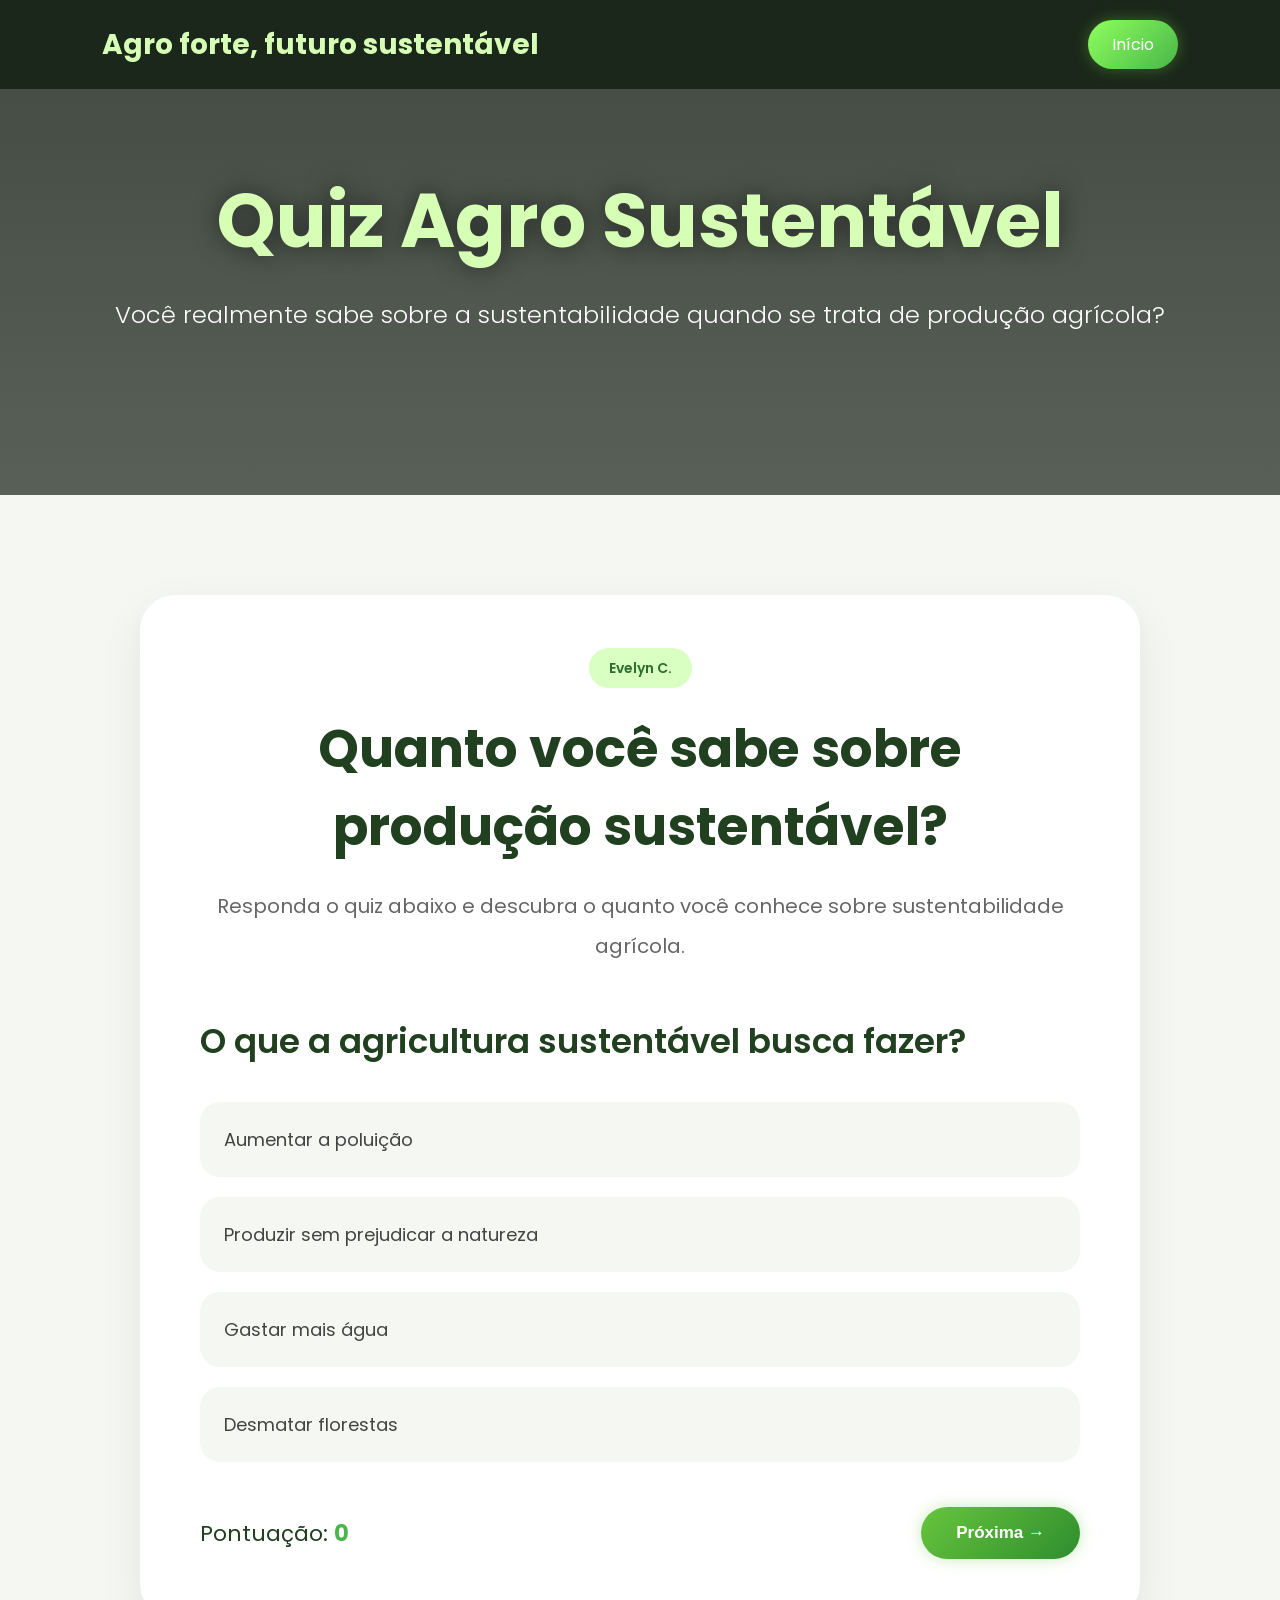
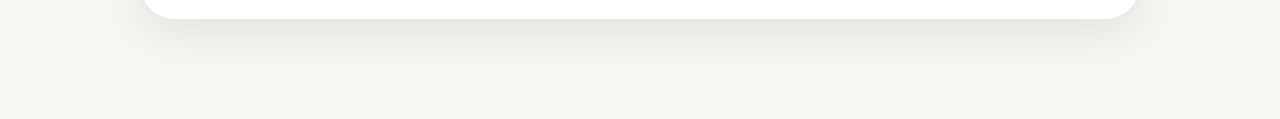
<file: quiz.html>
<!DOCTYPE html>
<html lang="pt-BR">

<head>

<meta charset="UTF-8">
<meta name="viewport" content="width=device-width, initial-scale=1.0">

<title>Quiz Agro Sustentável</title>

<link rel="stylesheet" href="quiz.css">

</head>

<body>

<!-- NAVBAR -->

<nav>

    <div class="logo">
        Agro forte, futuro sustentável
    </div>

    <div class="menu">

        <a class="btn-nav ativo" href="index.html">
            Início
        </a>

    </div>

</nav>

<!-- HERO -->

<header class="hero">

   

    <div class="overlay"></div>

    <div class="hero-text">

        <h1>
            Quiz Agro Sustentável
        </h1>

        <p>
            Você realmente sabe sobre a sustentabilidade quando se trata de produção agrícola?
        </p>

    </div>

</header>

<!-- QUIZ -->

<main>

<section class="quiz-section">

<div class="container">

<div id="quiz">

<div class="topo">

<span class="tag">
    Evelyn C.
</span>

<h2>
    Quanto você sabe sobre produção sustentável?
</h2>

<p>
    Responda o quiz abaixo e descubra o quanto você conhece sobre sustentabilidade agrícola.
</p>

</div>

<div class="pergunta" id="pergunta"></div>

<div class="opcoes" id="opcoes"></div>

<div class="footer">

    <span class="pontuacao-box">
        Pontuação:
        <strong id="pontuacao">0</strong>
    </span>

    <button id="proximo">
        Próxima →
    </button>

</div>

</div>

<div class="resultado" id="resultado">

<h2>
    Seu resultado Final
</h2>

<p id="mensagem"></p>

<button onclick="reiniciarQuiz()">
    Jogar Novamente
</button>

</div>

</div>

</section>

</main>

<script>

const perguntas = [

{
  pergunta: "O que a agricultura sustentável busca fazer?",
  opcoes: [
    "Aumentar a poluição",
    "Produzir sem prejudicar a natureza",
    "Gastar mais água",
    "Desmatar florestas"
  ],
  correta: 1
},

{
  pergunta: "Qual recurso natural é essencial para a agricultura?",
  opcoes: [
    "Plástico",
    "Combustível",
    "Água",
    "Fumaça"
  ],
  correta: 2
},

{
  pergunta: "O que ajuda a reduzir a poluição?",
  opcoes: [
    "Queimadas",
    "Desmatamento",
    "Reciclagem",
    "Desperdício"
  ],
  correta: 2
},

{
  pergunta: "Qual prática ajuda na preservação ambiental?",
  opcoes: [
    "Fazer queimadas",
    "Plantar árvores",
    "Jogar lixo nos rios",
    "Desperdiçar água"
  ],
  correta: 1
},

{
  pergunta: "O tema “Agro Forte, Futuro Sustentável” mostra que:",
  opcoes: [
    "O meio ambiente não é importante",
    "A tecnologia prejudica o campo",
    "Produção e natureza podem caminhar juntas",
    "Sustentabilidade não é necessária"
  ],
  correta: 2
}

];

let atual = 0;
let pontos = 0;
let respondeu = false;

const pergunta = document.getElementById("pergunta");
const opcoes = document.getElementById("opcoes");
const pontuacao = document.getElementById("pontuacao");
const proximo = document.getElementById("proximo");

function carregarPergunta(){

  respondeu = false;

  pergunta.innerText = perguntas[atual].pergunta;

  opcoes.innerHTML = "";

  perguntas[atual].opcoes.forEach((opcao,index)=>{

    const div = document.createElement("div");

    div.classList.add("opcao");

    div.innerText = opcao;

    div.onclick = () => responder(index);

    opcoes.appendChild(div);

  });

}

function responder(index){

  if(respondeu) return;

  respondeu = true;

  const correta = perguntas[atual].correta;

  const todas = document.querySelectorAll(".opcao");

  todas.forEach((item,i)=>{

    if(i === correta){
      item.classList.add("correta");
    }

    if(i === index && index !== correta){
      item.classList.add("errada");
    }

  });

  if(index === correta){

    pontos++;

    pontuacao.innerText = pontos;

  }

}

proximo.addEventListener("click",()=>{

  if(!respondeu){

    alert("Escolha uma resposta!");

    return;

  }

  atual++;

  if(atual < perguntas.length){

    carregarPergunta();

  } else {

    mostrarResultado();

  }

});

function mostrarResultado(){

  document.getElementById("quiz").style.display = "none";

  document.getElementById("resultado").style.display = "block";

  let texto = "";

  if(pontos >= 4){

    texto = `Parabéns! Você acertou ${pontos} de ${perguntas.length}.`;

  }

  else if(pontos >= 2){

    texto = `Mandou bem! Você acertou ${pontos} de ${perguntas.length}.`;

  }

  else{

    texto = `Você acertou,  ${pontos} de ${perguntas.length}.`;

  }

  document.getElementById("mensagem").innerText = texto;

}

function reiniciarQuiz(){

  atual = 0;

  pontos = 0;

  pontuacao.innerText = 0;

  document.getElementById("quiz").style.display = "block";

  document.getElementById("resultado").style.display = "none";

  carregarPergunta();

}

carregarPergunta();

</script>

</body>

</html>
</file>
<file: quiz.css>
@import url('https://fonts.googleapis.com/css2?family=Poppins:wght@300;400;500;600;700;800&display=swap');

*{
    margin:0;
    padding:0;
    box-sizing:border-box;
}

html{
    scroll-behavior:smooth;
}

body{
    font-family:'Poppins',sans-serif;
    background:#f5f7f2;
    overflow-x:hidden;
}

/* NAVBAR */

nav{
    position:fixed;
    top:0;
    width:100%;

    display:flex;
    justify-content:space-between;
    align-items:center;

    padding:20px 8%;

    z-index:1000;

    background:rgba(10,25,10,0.7);

    backdrop-filter:blur(10px);
}

.logo{
    color:#d6ffb5;
    font-size:28px;
    font-weight:700;
}

.menu{
    display:flex;
    gap:20px;
}

.btn-nav{
    color:white;
    text-decoration:none;

    padding:12px 24px;

    border-radius:40px;

    background:linear-gradient(135deg,#68c53d,#2e8d2e);

    transition:0.3s;

    box-shadow:0 0 15px rgba(104,197,61,0.4);
}

.btn-nav:hover{
    transform:translateY(-3px);

    background:linear-gradient(135deg,#8eff5d,#49b649);

    box-shadow:0 0 20px rgba(142,255,93,0.7);
}

.ativo{
    background:linear-gradient(135deg,#8eff5d,#49b649);
}

/* HERO */

.hero{
    position:relative;
    height:55vh;
}

.hero img{
    width:100%;
    height:55vh;

    object-fit:cover;
}

.overlay{
    position:absolute;

    top:0;

    width:100%;
    height:100%;

    background:linear-gradient(rgba(5,15,5,0.75), rgba(5,15,5,0.65));
}

.hero-text{
    position:absolute;

    top:50%;
    left:50%;

    transform:translate(-50%,-50%);

    text-align:center;

    width:90%;

    color:white;
}

.hero-text h1{
    font-size:75px;

    color:#d6ffb5;

    margin-bottom:20px;

    text-shadow:0 0 25px rgba(0,0,0,0.5);
}

.hero-text p{
    font-size:24px;

    font-weight:300;
}

/* QUIZ SECTION */

.quiz-section{
    padding:100px 8%;
}

/* CONTAINER */

.container{
    background:white;

    border-radius:35px;

    padding:60px;

    max-width:1000px;

    margin:auto;

    box-shadow:0 15px 40px rgba(0,0,0,0.08);
}

/* TOPO */

.topo{
    text-align:center;

    margin-bottom:50px;
}

.tag{
    background:#d9ffc2;

    color:#2f6d2f;

    padding:10px 20px;

    border-radius:30px;

    font-size:14px;

    font-weight:600;
}

.topo h2{
    font-size:52px;

    color:#204020;

    margin:30px 0 20px 0;
}

.topo p{
    font-size:20px;

    line-height:2;

    color:#666;
}

/* PERGUNTA */

.pergunta{
    font-size:34px;

    color:#204020;

    font-weight:600;

    margin-bottom:35px;

    line-height:1.5;
}

/* OPÇÕES */

.opcoes{
    display:flex;
    flex-direction:column;

    gap:20px;
}

.opcao{
    background:#f5f7f2;

    padding:22px;

    border-radius:20px;

    border:2px solid transparent;

    cursor:pointer;

    transition:0.35s;

    font-size:18px;

    color:#444;
}

.opcao:hover{
    transform:translateX(8px);

    border-color:#8eff5d;

    background:#ecffe1;
}

/* CORRETA */

.correta{
    background:#d8ffc8 !important;

    border-color:#49b649 !important;

    color:#204020;
}

/* ERRADA */

.errada{
    background:#ffd9d9 !important;

    border-color:#ff5b5b !important;
}

/* FOOTER */

.footer{
    margin-top:45px;

    display:flex;
    justify-content:space-between;
    align-items:center;
}

.pontuacao-box{
    font-size:22px;

    color:#204020;
}

.pontuacao-box strong{
    color:#49b649;
}

/* BOTÃO */

button{
    background:linear-gradient(135deg,#68c53d,#2e8d2e);

    color:white;

    border:none;

    padding:16px 35px;

    border-radius:40px;

    font-size:17px;

    font-weight:600;

    cursor:pointer;

    transition:0.35s;

    box-shadow:0 0 15px rgba(104,197,61,0.35);
}

button:hover{
    transform:translateY(-3px);

    background:linear-gradient(135deg,#8eff5d,#49b649);

    box-shadow:0 0 20px rgba(142,255,93,0.6);
}

/* RESULTADO */

.resultado{
    display:none;

    text-align:center;
}

.resultado h2{
    font-size:60px;

    color:#204020;

    margin-bottom:30px;
}

.resultado p{
    font-size:24px;

    line-height:2;

    color:#555;

    margin-bottom:40px;
}

/* RESPONSIVO */

@media(max-width:1000px){

    .container{
        padding:35px;
    }

    .hero-text h1{
        font-size:48px;
    }

    .topo h2{
        font-size:38px;
    }

    .pergunta{
        font-size:24px;
    }

    .footer{
        flex-direction:column;
        align-items:flex-start;
        gap:25px;
    }

    button{
        width:100%;
    }

    nav{
        padding:20px;
    }

}
</file>
